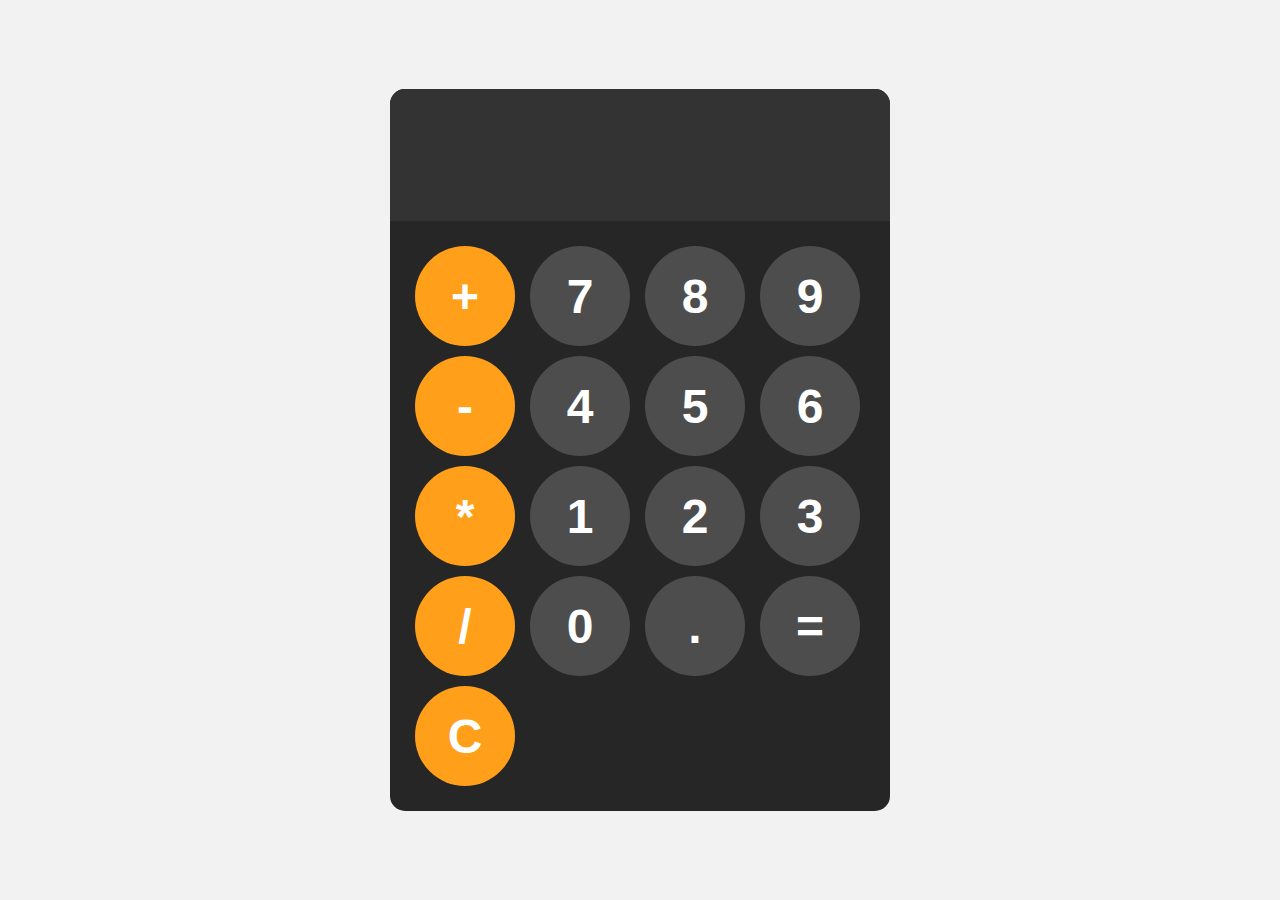
<file: Calculator/index.html>
<!DOCTYPE html>
<html lang="en">
<head>
    <meta charset="UTF-8">
    <meta name="viewport" content="width=device-width, initial-scale=1.0">
    <title>Calculator</title>
    <link rel="stylesheet" href="./style.css">
</head>
<body>
    <div id = "calculator">
        <input id="display" readonly>
        <div id="keys">
            <button onclick="appendToDisplay('+')" class="operator-btn">+</button>
            <button onclick="appendToDisplay('7')">7</button>
            <button onclick="appendToDisplay('8')">8</button>
            <button onclick="appendToDisplay('9')">9</button>
            <button onclick="appendToDisplay('-')" class="operator-btn">-</button>
            <button onclick="appendToDisplay('4')">4</button>
            <button onclick="appendToDisplay('5')">5</button>
            <button onclick="appendToDisplay('6')">6</button>
            <button onclick="appendToDisplay('*')" class="operator-btn">*</button>
            <button onclick="appendToDisplay('1')">1</button>
            <button onclick="appendToDisplay('2')">2</button>
            <button onclick="appendToDisplay('3')">3</button>
            <button onclick="appendToDisplay('/')" class="operator-btn">/</button>
            <button onclick="appendToDisplay('0')">0</button>
            <button onclick="appendToDisplay('.')">.</button>
            <button onclick="calculate()">=</button>
            <button onclick="clearDisplay()" class="operator-btn">C</button>
        </div>
    </div>  
    <script src="./index.js"></script>
</body>
</html>
</file>
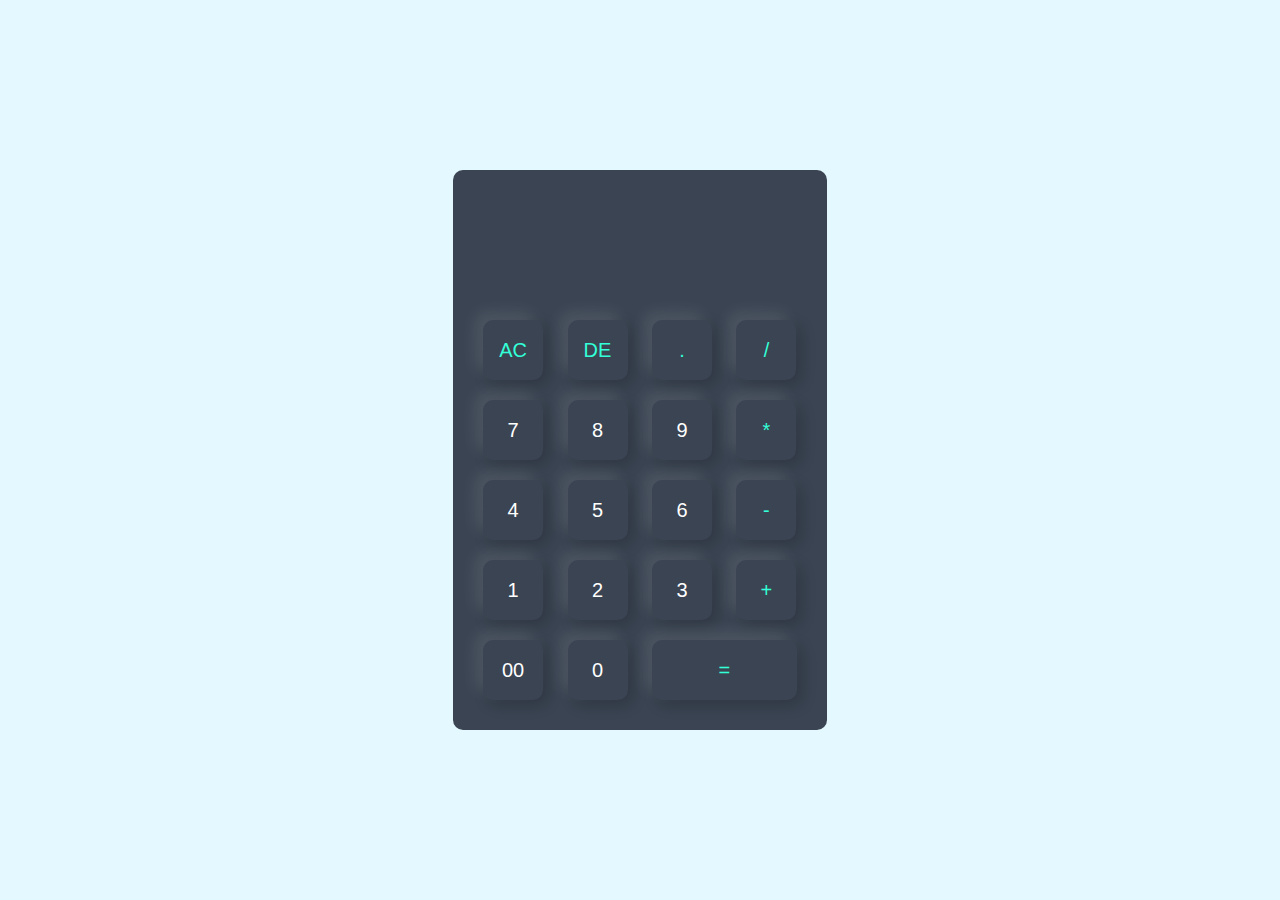
<file: Calculator2/index.html>
<!DOCTYPE html>
<html lang="en">
<head>
    <meta charset="UTF-8">
    <meta name="viewport" content="width=device-width, initial-scale=1.0">
    <title>Calculator</title>
    <link rel="stylesheet" href="style.css">
</head>
<body>
    <div class="container">
        <div class="calculator">
            <form>
                <div class="display">
                    <input type="text" name="display">
                </div>
                <div>
                    <input type="button" value="AC" onclick="display.value = '' " class="operator">
                    <input type="button" value="DE" onclick="display.value = display.value.toString().slice(0, -1)" class="operator">
                    <input type="button" value="." onclick="display.value += '.' " class="operator">
                    <input type="button" value="/" onclick="display.value += '/' " class="operator">
                </div>
                <div>
                    <input type="button" value="7" onclick="display.value += '7' ">
                    <input type="button" value="8" onclick="display.value += '8' ">
                    <input type="button" value="9" onclick="display.value += '9' ">
                    <input type="button" value="*" onclick="display.value += '*' " class="operator">
                </div>
                <div>
                    <input type="button" value="4" onclick="display.value += '4' ">
                    <input type="button" value="5" onclick="display.value += '5' ">
                    <input type="button" value="6" onclick="display.value += '6' ">
                    <input type="button" value="-" onclick="display.value += '-' " class="operator">
                </div>
                <div>
                    <input type="button" value="1" onclick="display.value += '1' ">
                    <input type="button" value="2" onclick="display.value += '2' ">
                    <input type="button" value="3" onclick="display.value += '3' ">
                    <input type="button" value="+" onclick="display.value += '+' " class="operator">
                </div>
                <div>
                    <input type="button" value="00" onclick="display.value += '00' ">
                    <input type="button" value="0" onclick="display.value += '0' ">
                    <input type="button" value="=" onclick="display.value = eval(display.value)" class="equal operator">
                </div>
            </form>
        </div>
    </div>
    
</body>
</html>
</file>
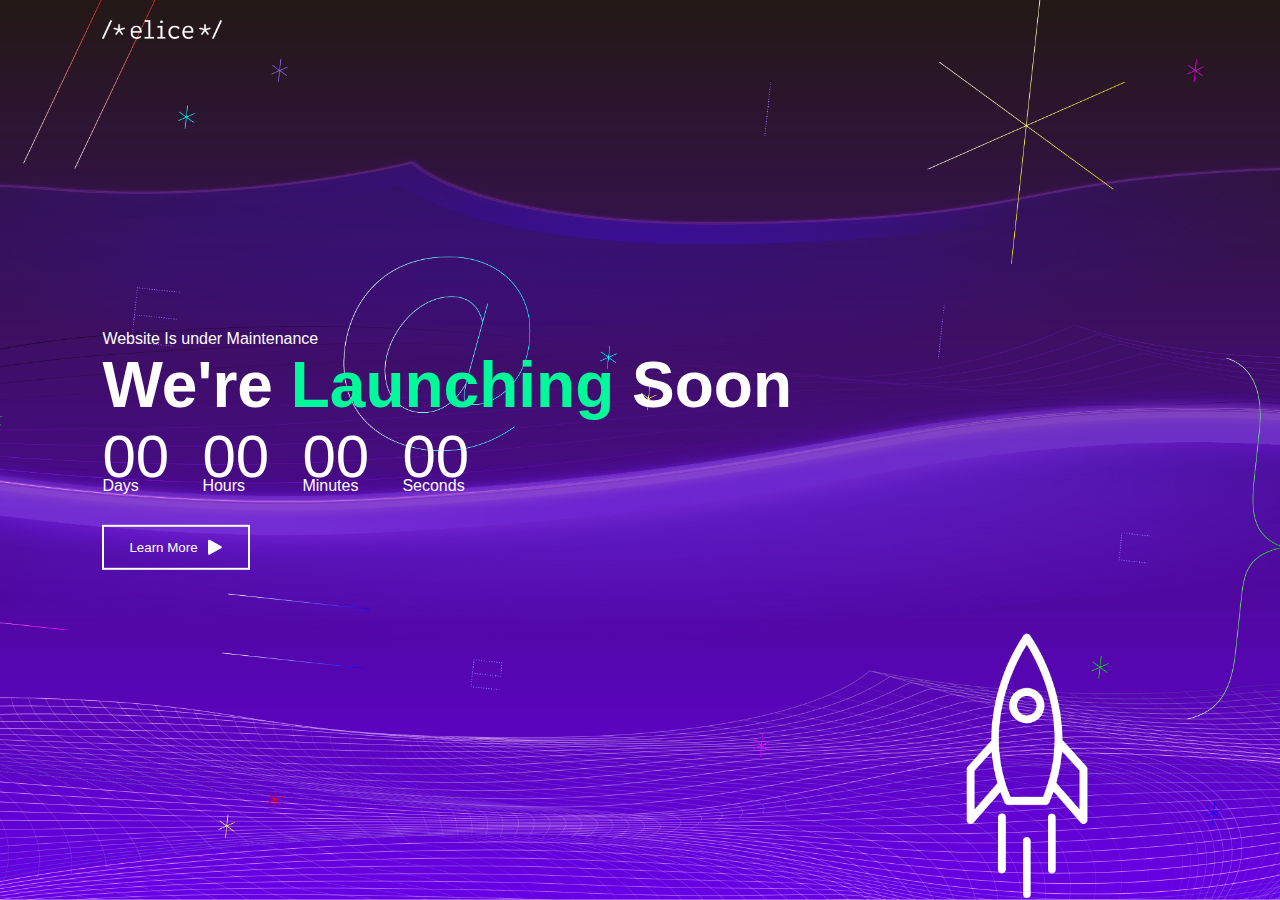
<file: Countdown/index.html>
<!DOCTYPE html>
<html lang="en">
<head>
    <meta charset="UTF-8">
    <meta name="viewport" content="width=device-width, initial-scale=1.0">
    <title>Coming Soon Page - Easy Tutorials</title>
    <link rel="stylesheet" href="style.css" type="text/css">
</head>
<body>
    <div class="container">
        <img src="./elice reverse@2x.png" class="logo"> 
        <div class="content">
            <p>Website Is under Maintenance</p>
            <h1>We're <span>Launching</span> Soon</h1>
            <div class="launch-time">
                <div>
                    <p id="days">00</p>
                    <span>Days</span>
                </div>
                <div>
                    <p id="hours">00</p>
                    <span>Hours</span>
                </div>
                <div>
                    <p id="minutes">00</p>
                    <span>Minutes</span>
                </div>
                <div>
                    <p id="seconds">00</p>
                    <span>Seconds</span>
                </div>
            </div>
            <button type="button">Learn More <img src="./triangle.png"></button>
        </div>
        <img src="./rocket.png" class="rocket">
    </div>
<script>
    let countDownDate = new Date("Apr 19, 2024 00:00:00").getTime();
    let x = setInterval(function(){
        let now = new Date().getTime();
        let distance = countDownDate - now;

        let days = Math.floor(distance / (1000 * 60 * 60 * 24));
        let hours = Math.floor((distance % (1000 * 60 * 60 * 24)) / (1000 * 60 * 60));
        let minutes = Math.floor((distance % (1000 * 60 * 60)) / (1000 * 60));
        let seconds = Math.floor((distance % (1000 * 60)) / 1000);

        document.getElementById("days").innerHTML = days;    
        document.getElementById("hours").innerHTML = hours;    
        document.getElementById("minutes").innerHTML = minutes;    
        document.getElementById("seconds").innerHTML = seconds;    
           
        if(distance < 0){
            clearInterval(x);
            document.getElementById("days").innerHTML = "00";    
            document.getElementById("hours").innerHTML = "00";    
            document.getElementById("minutes").innerHTML = "00";    
            document.getElementById("seconds").innerHTML = "00";    
        }

    },1000);

</script>
</body>
</html>
</file>
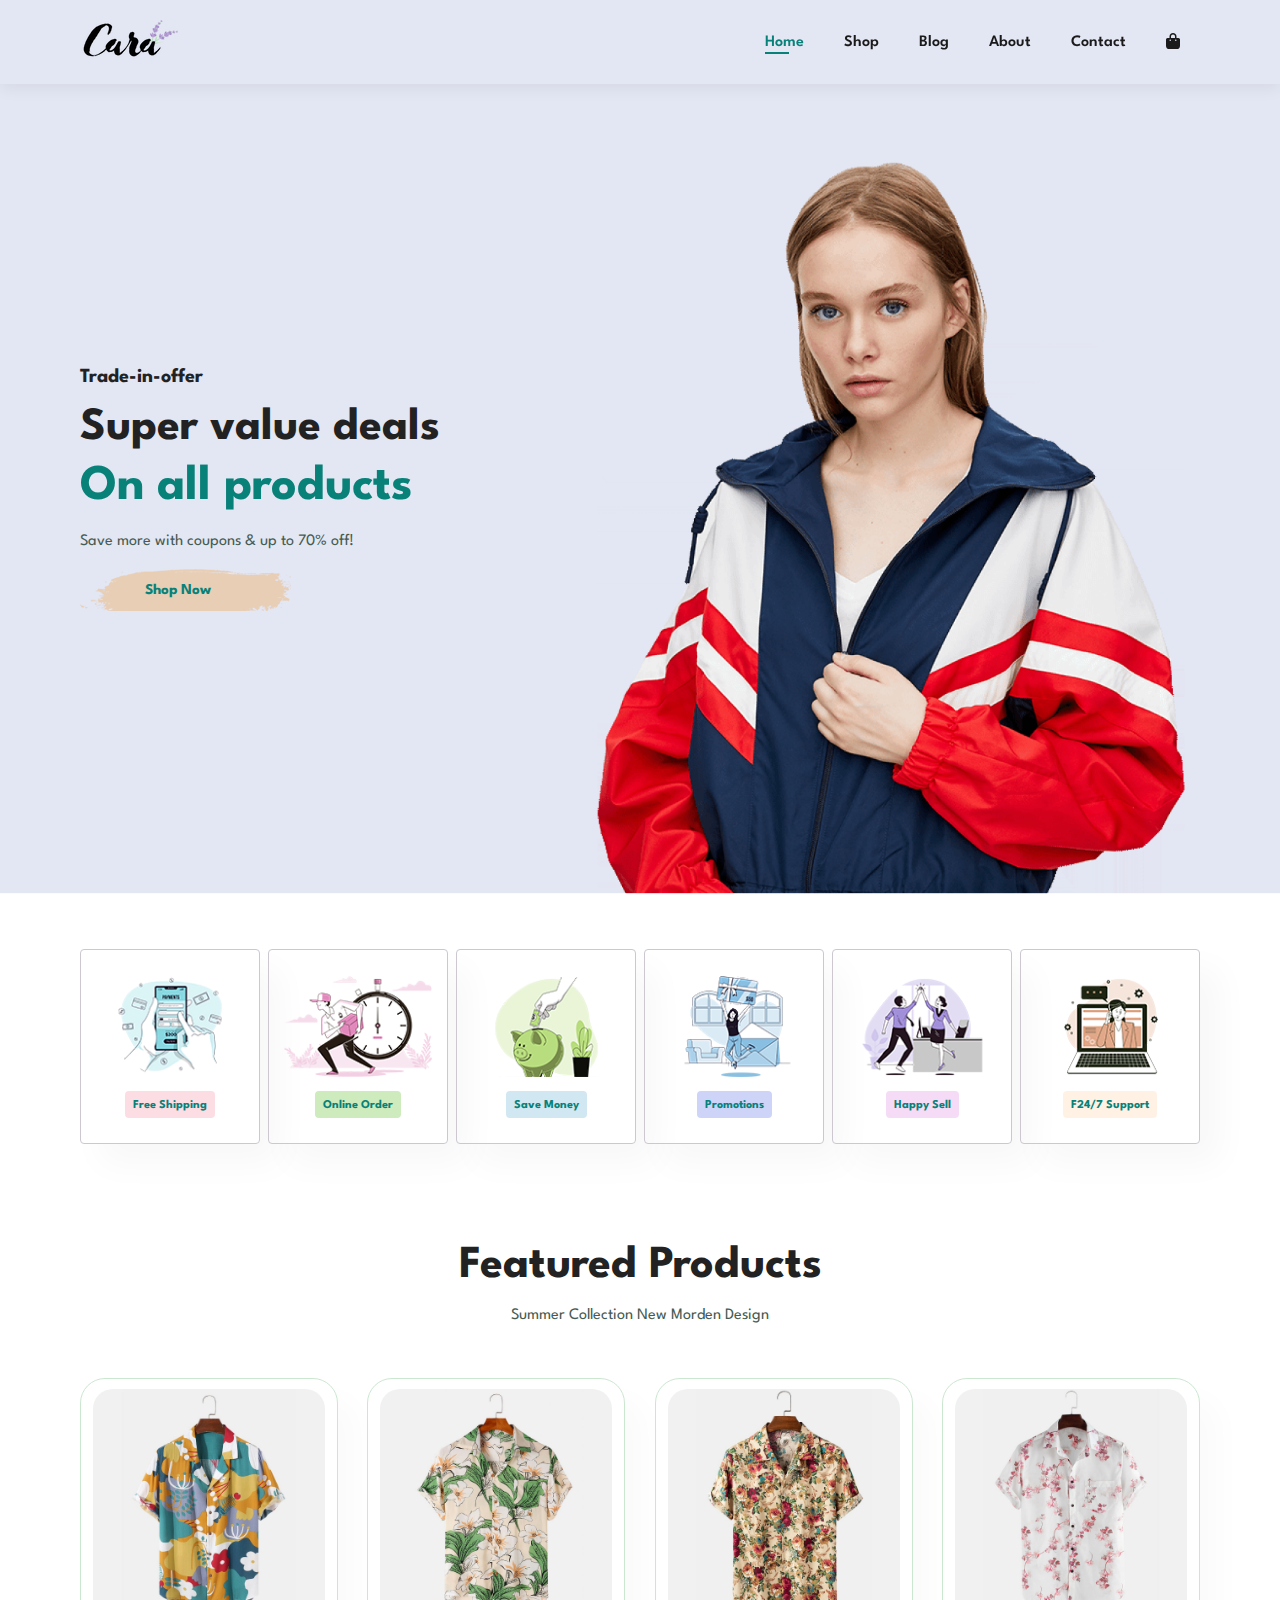
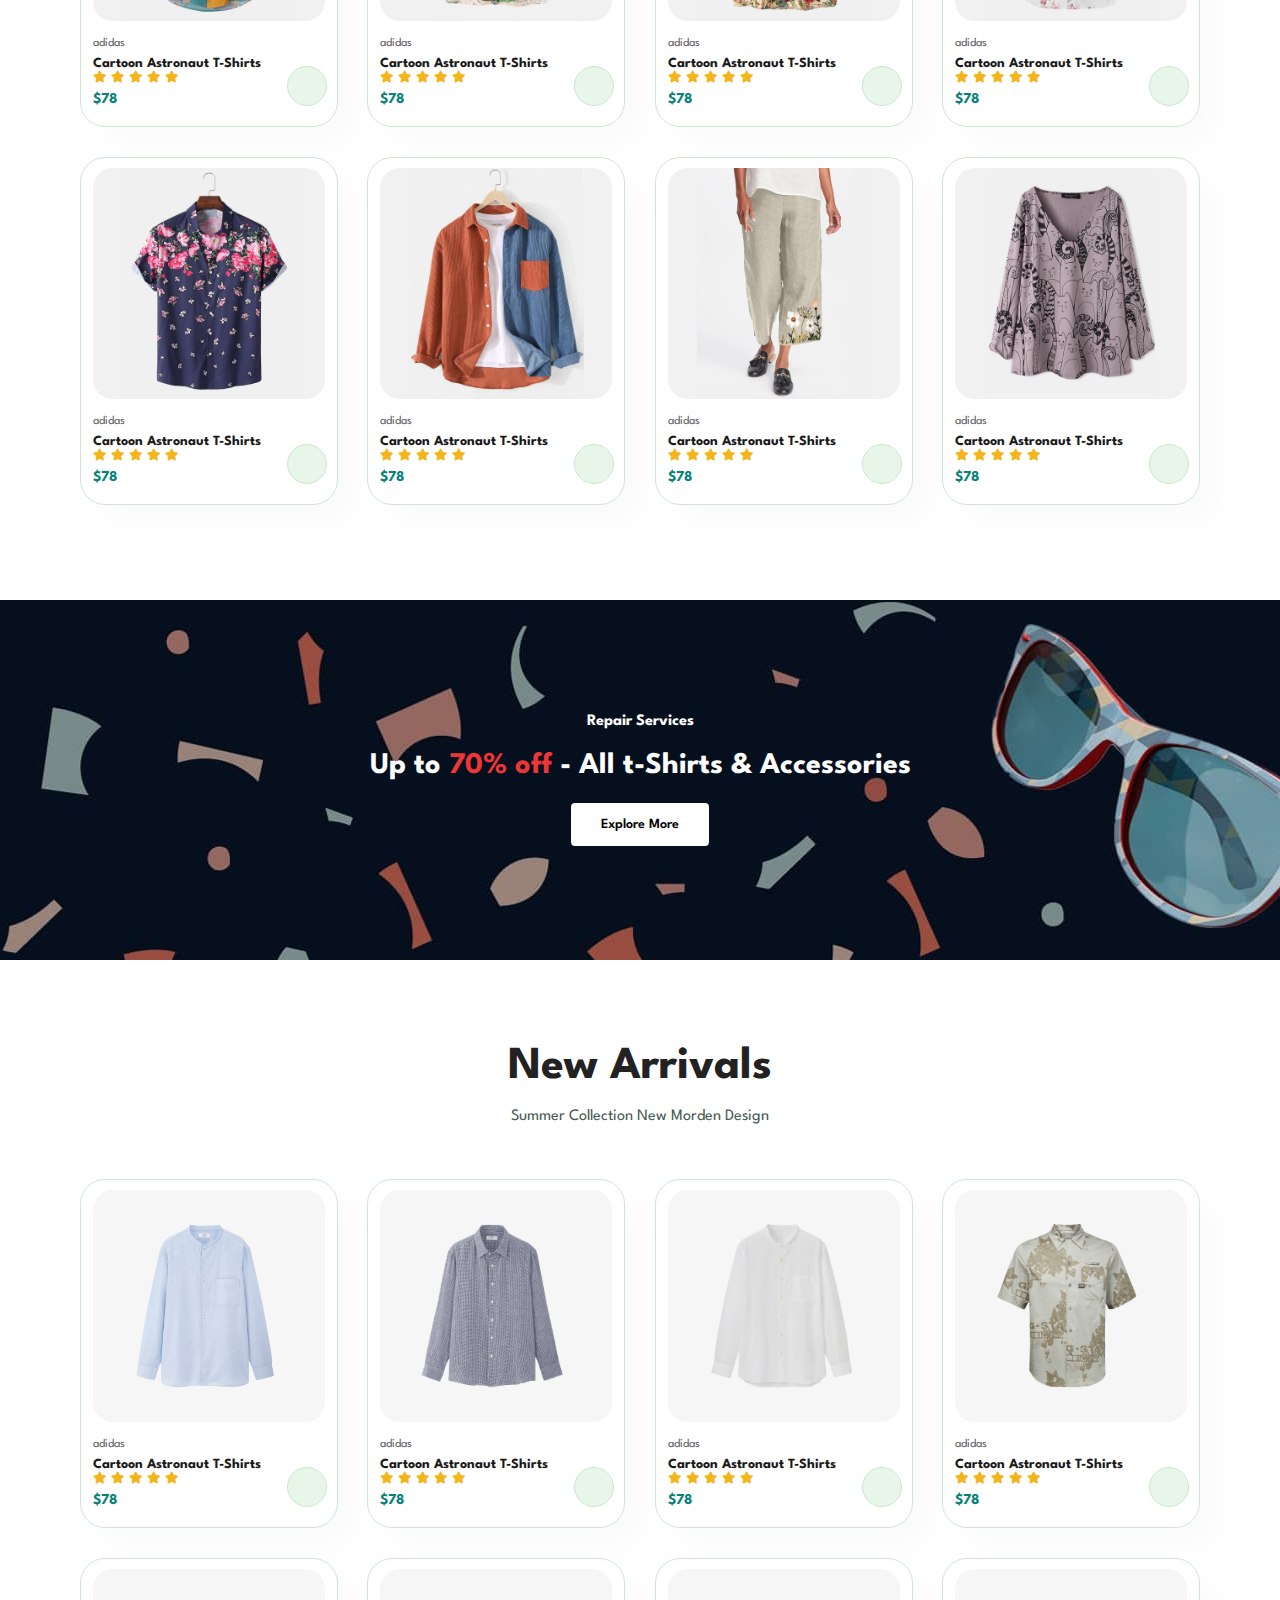
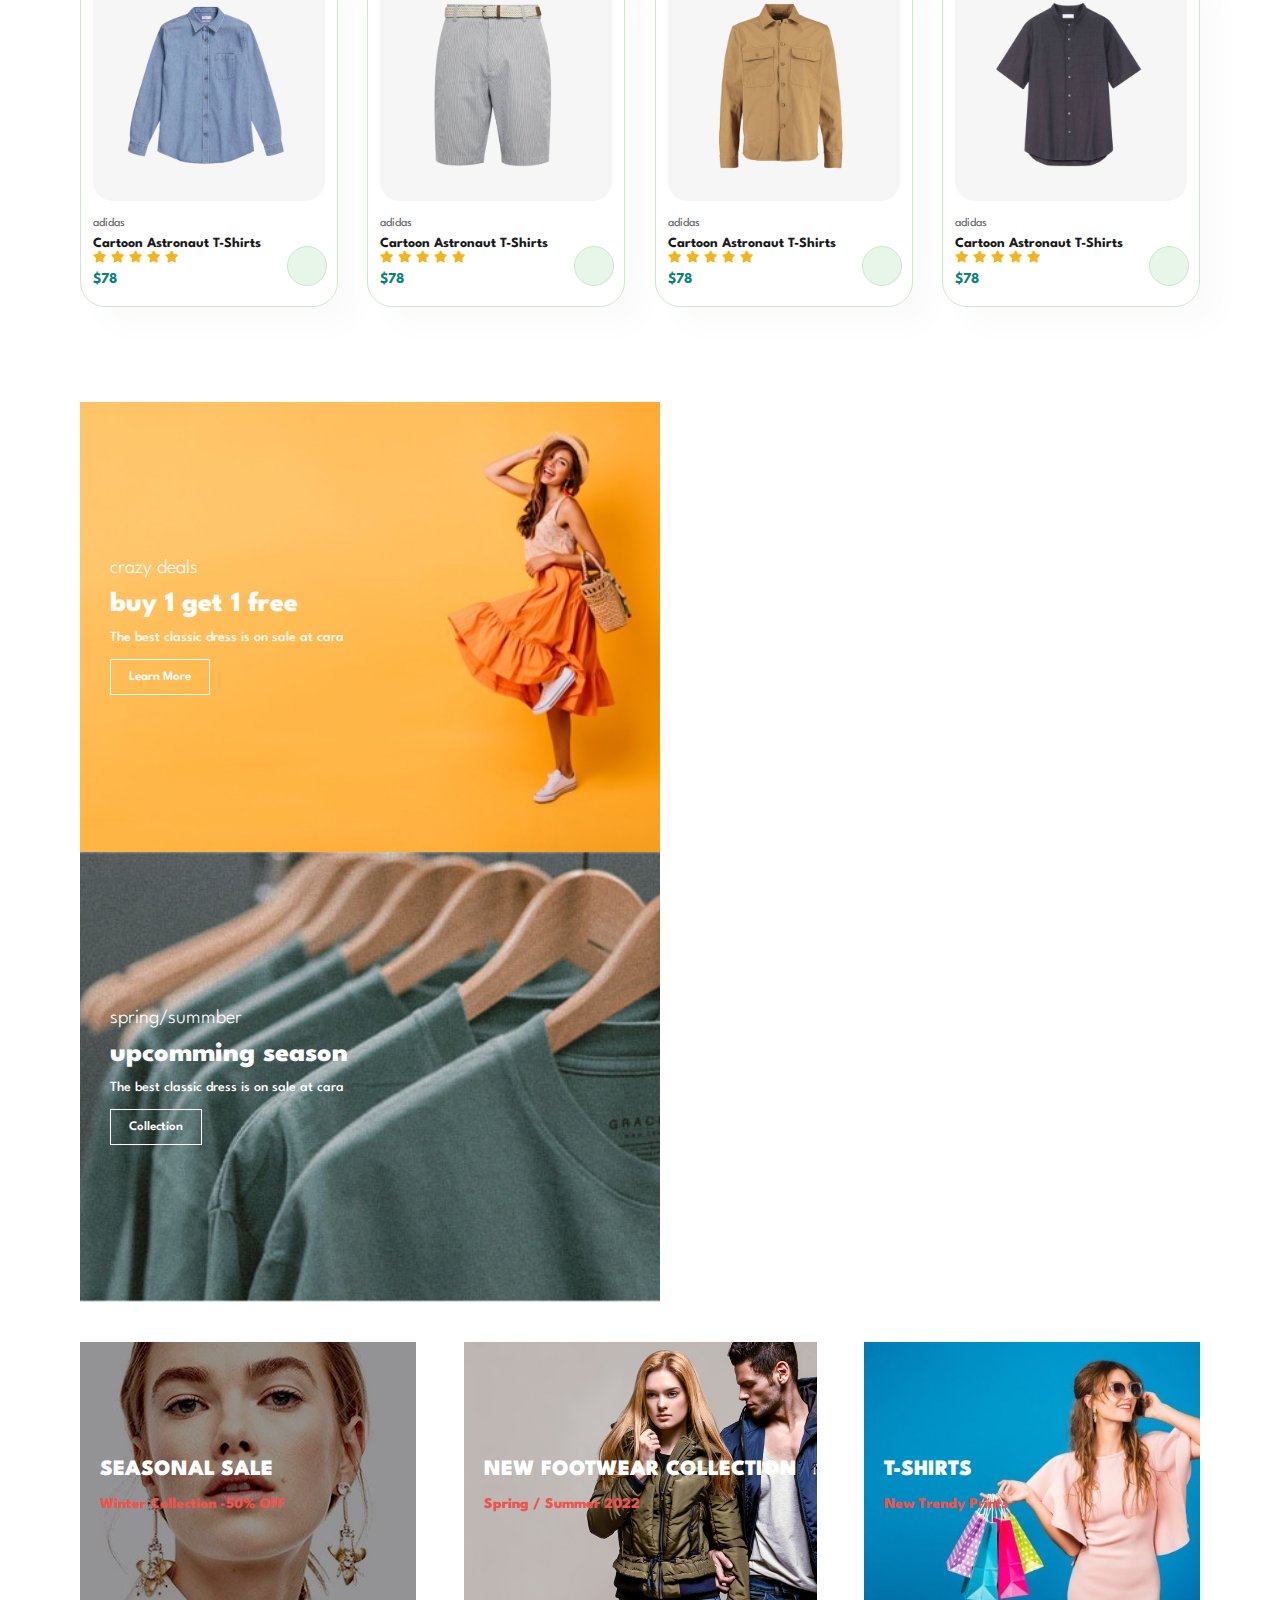
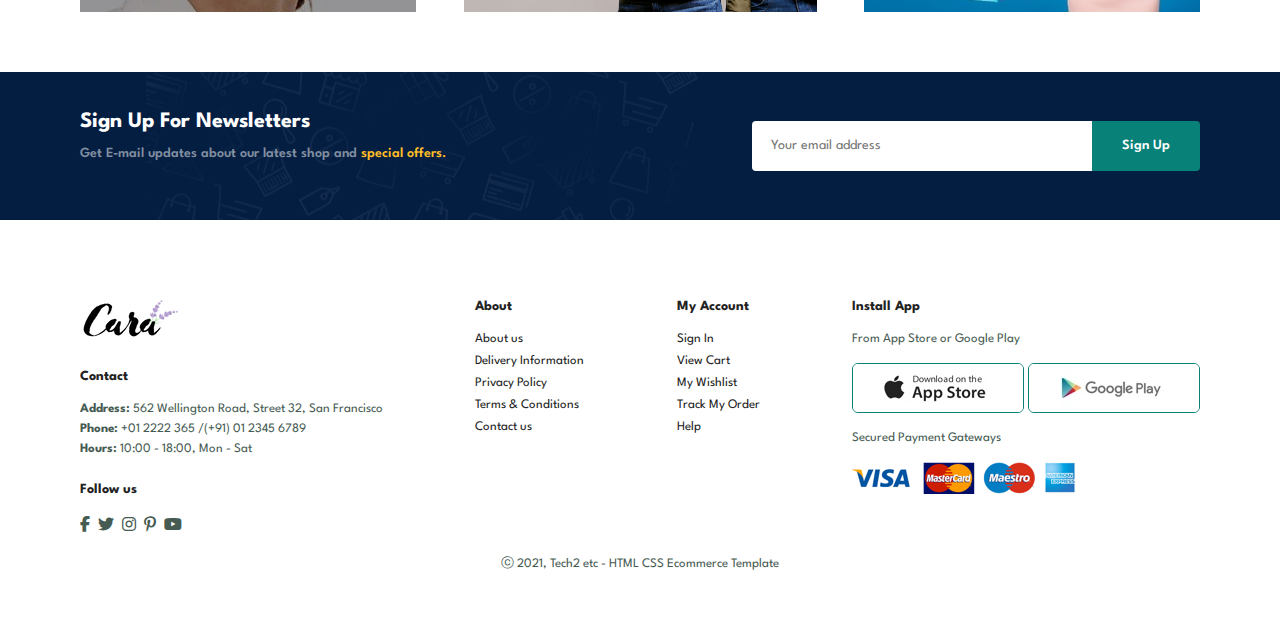
<file: EcommerceWebsite/index.html>
<!DOCTYPE html>
<html lang="en">

    <head>
        <meta charset="UTF-8">
        <meta http-equiv="X-UA-Compatible" content="IE=edge">
        <meta name="viewport" content="width=device-width, initial-scale=1.0">
        <title>Tech2etc Ecommerce Tutorial</title>
        <link rel="stylesheet" href="https://cdnjs.cloudflare.com/ajax/libs/font-awesome/6.5.1/css/all.min.css"/>        
        <link rel="stylesheet" href="style.css">
    </head>

    <body>
        <section id="header">
            <a href="#"><img src="img/logo.png" class="logo" alt=""></a>

            <div>
                <ul id="navbar">
                    <li><a class="active" href="index.html">Home</a></li>
                    <li><a href="shop.html">Shop</a></li>
                    <li><a href="blog.html">Blog</a></li>
                    <li><a href="about.html">About</a></li>
                    <li><a href="contact.html">Contact</a></li>
                    <li><a href="cart.html"><i class="fas fa-shopping-bag"></i></a></li>
                </ul>
            </div>
        </section>

        <section id="hero">
            <h4>Trade-in-offer</h4>
            <h2>Super value deals</h2>
            <h1>On all products</h1>
            <p>Save more with coupons & up to 70% off!</p>
            <button>Shop Now</button>
        </section>

        <section id="feature" class="section-p1">
            <div class="fe-box">
                <img src="img/features/f1.png" alt="">
                <h6>Free Shipping</h6>
            </div>
            <div class="fe-box">
                <img src="img/features/f2.png" alt="">
                <h6>Online Order</h6>
            </div>
            <div class="fe-box">
                <img src="img/features/f3.png" alt="">
                <h6>Save Money</h6>
            </div>
            <div class="fe-box">
                <img src="img/features/f4.png" alt="">
                <h6>Promotions</h6>
            </div>
            <div class="fe-box">
                <img src="img/features/f5.png" alt="">
                <h6>Happy Sell</h6>
            </div>
            <div class="fe-box">
                <img src="img/features/f6.png" alt="">
                <h6>F24/7 Support</h6>
            </div>
        </section>
        
        <section id="product1" class="section-p1">
            <h2>Featured Products</h2>
            <p>Summer Collection New Morden Design</p>
            <div class="pro-container">
                <div class="pro">
                    <img src="img/products/f1.jpg" alt="">
                    <div class="des">
                        <span>adidas</span>
                        <h5>Cartoon Astronaut T-Shirts</h5>
                        <div class="star">
                            <i class="fas fa-star"></i>
                            <i class="fas fa-star"></i>
                            <i class="fas fa-star"></i>
                            <i class="fas fa-star"></i>
                            <i class="fas fa-star"></i>
                        </div>
                        <h4>$78</h4>
                    </div>
                    <a href="#"><i class="fal fa-shopping-cart cart"></i></a>
                </div>
                <div class="pro">
                    <img src="img/products/f2.jpg" alt="">
                    <div class="des">
                        <span>adidas</span>
                        <h5>Cartoon Astronaut T-Shirts</h5>
                        <div class="star">
                            <i class="fas fa-star"></i>
                            <i class="fas fa-star"></i>
                            <i class="fas fa-star"></i>
                            <i class="fas fa-star"></i>
                            <i class="fas fa-star"></i>
                        </div>
                        <h4>$78</h4>
                    </div>
                    <a href="#"><i class="fal fa-shopping-cart cart"></i></a>
                </div>
                <div class="pro">
                    <img src="img/products/f3.jpg" alt="">
                    <div class="des">
                        <span>adidas</span>
                        <h5>Cartoon Astronaut T-Shirts</h5>
                        <div class="star">
                            <i class="fas fa-star"></i>
                            <i class="fas fa-star"></i>
                            <i class="fas fa-star"></i>
                            <i class="fas fa-star"></i>
                            <i class="fas fa-star"></i>
                        </div>
                        <h4>$78</h4>
                    </div>
                    <a href="#"><i class="fal fa-shopping-cart cart"></i></a>
                </div>
                <div class="pro">
                    <img src="img/products/f4.jpg" alt="">
                    <div class="des">
                        <span>adidas</span>
                        <h5>Cartoon Astronaut T-Shirts</h5>
                        <div class="star">
                            <i class="fas fa-star"></i>
                            <i class="fas fa-star"></i>
                            <i class="fas fa-star"></i>
                            <i class="fas fa-star"></i>
                            <i class="fas fa-star"></i>
                        </div>
                        <h4>$78</h4>
                    </div>
                    <a href="#"><i class="fal fa-shopping-cart cart"></i></a>
                </div>
                <div class="pro">
                    <img src="img/products/f5.jpg" alt="">
                    <div class="des">
                        <span>adidas</span>
                        <h5>Cartoon Astronaut T-Shirts</h5>
                        <div class="star">
                            <i class="fas fa-star"></i>
                            <i class="fas fa-star"></i>
                            <i class="fas fa-star"></i>
                            <i class="fas fa-star"></i>
                            <i class="fas fa-star"></i>
                        </div>
                        <h4>$78</h4>
                    </div>
                    <a href="#"><i class="fal fa-shopping-cart cart"></i></a>
                </div>
                <div class="pro">
                    <img src="img/products/f6.jpg" alt="">
                    <div class="des">
                        <span>adidas</span>
                        <h5>Cartoon Astronaut T-Shirts</h5>
                        <div class="star">
                            <i class="fas fa-star"></i>
                            <i class="fas fa-star"></i>
                            <i class="fas fa-star"></i>
                            <i class="fas fa-star"></i>
                            <i class="fas fa-star"></i>
                        </div>
                        <h4>$78</h4>
                    </div>
                    <a href="#"><i class="fal fa-shopping-cart cart"></i></a>
                </div>
                <div class="pro">
                    <img src="img/products/f7.jpg" alt="">
                    <div class="des">
                        <span>adidas</span>
                        <h5>Cartoon Astronaut T-Shirts</h5>
                        <div class="star">
                            <i class="fas fa-star"></i>
                            <i class="fas fa-star"></i>
                            <i class="fas fa-star"></i>
                            <i class="fas fa-star"></i>
                            <i class="fas fa-star"></i>
                        </div>
                        <h4>$78</h4>
                    </div>
                    <a href="#"><i class="fal fa-shopping-cart cart"></i></a>
                </div>
                <div class="pro">
                    <img src="img/products/f8.jpg" alt="">
                    <div class="des">
                        <span>adidas</span>
                        <h5>Cartoon Astronaut T-Shirts</h5>
                        <div class="star">
                            <i class="fas fa-star"></i>
                            <i class="fas fa-star"></i>
                            <i class="fas fa-star"></i>
                            <i class="fas fa-star"></i>
                            <i class="fas fa-star"></i>
                        </div>
                        <h4>$78</h4>
                    </div>
                    <a href="#"><i class="fal fa-shopping-cart cart"></i></a>
                </div>
            </div>
        </section>

        <section id="banner" class="section-m1">
            <h4>Repair Services</h4>
            <h2>Up to <span>70% off</span> - All t-Shirts & Accessories</h2>
            <button class="normal">Explore More</button>
        </section>

        <section id="product1" class="section-p1">
            <h2>New Arrivals</h2>
            <p>Summer Collection New Morden Design</p>
            <div class="pro-container">
                <div class="pro">
                    <img src="img/products/n1.jpg" alt="">
                    <div class="des">
                        <span>adidas</span>
                        <h5>Cartoon Astronaut T-Shirts</h5>
                        <div class="star">
                            <i class="fas fa-star"></i>
                            <i class="fas fa-star"></i>
                            <i class="fas fa-star"></i>
                            <i class="fas fa-star"></i>
                            <i class="fas fa-star"></i>
                        </div>
                        <h4>$78</h4>
                    </div>
                    <a href="#"><i class="fal fa-shopping-cart cart"></i></a>
                </div>
                <div class="pro">
                    <img src="img/products/n2.jpg" alt="">
                    <div class="des">
                        <span>adidas</span>
                        <h5>Cartoon Astronaut T-Shirts</h5>
                        <div class="star">
                            <i class="fas fa-star"></i>
                            <i class="fas fa-star"></i>
                            <i class="fas fa-star"></i>
                            <i class="fas fa-star"></i>
                            <i class="fas fa-star"></i>
                        </div>
                        <h4>$78</h4>
                    </div>
                    <a href="#"><i class="fal fa-shopping-cart cart"></i></a>
                </div>
                <div class="pro">
                    <img src="img/products/n3.jpg" alt="">
                    <div class="des">
                        <span>adidas</span>
                        <h5>Cartoon Astronaut T-Shirts</h5>
                        <div class="star">
                            <i class="fas fa-star"></i>
                            <i class="fas fa-star"></i>
                            <i class="fas fa-star"></i>
                            <i class="fas fa-star"></i>
                            <i class="fas fa-star"></i>
                        </div>
                        <h4>$78</h4>
                    </div>
                    <a href="#"><i class="fal fa-shopping-cart cart"></i></a>
                </div>
                <div class="pro">
                    <img src="img/products/n4.jpg" alt="">
                    <div class="des">
                        <span>adidas</span>
                        <h5>Cartoon Astronaut T-Shirts</h5>
                        <div class="star">
                            <i class="fas fa-star"></i>
                            <i class="fas fa-star"></i>
                            <i class="fas fa-star"></i>
                            <i class="fas fa-star"></i>
                            <i class="fas fa-star"></i>
                        </div>
                        <h4>$78</h4>
                    </div>
                    <a href="#"><i class="fal fa-shopping-cart cart"></i></a>
                </div>
                <div class="pro">
                    <img src="img/products/n5.jpg" alt="">
                    <div class="des">
                        <span>adidas</span>
                        <h5>Cartoon Astronaut T-Shirts</h5>
                        <div class="star">
                            <i class="fas fa-star"></i>
                            <i class="fas fa-star"></i>
                            <i class="fas fa-star"></i>
                            <i class="fas fa-star"></i>
                            <i class="fas fa-star"></i>
                        </div>
                        <h4>$78</h4>
                    </div>
                    <a href="#"><i class="fal fa-shopping-cart cart"></i></a>
                </div>
                <div class="pro">
                    <img src="img/products/n6.jpg" alt="">
                    <div class="des">
                        <span>adidas</span>
                        <h5>Cartoon Astronaut T-Shirts</h5>
                        <div class="star">
                            <i class="fas fa-star"></i>
                            <i class="fas fa-star"></i>
                            <i class="fas fa-star"></i>
                            <i class="fas fa-star"></i>
                            <i class="fas fa-star"></i>
                        </div>
                        <h4>$78</h4>
                    </div>
                    <a href="#"><i class="fal fa-shopping-cart cart"></i></a>
                </div>
                <div class="pro">
                    <img src="img/products/n7.jpg" alt="">
                    <div class="des">
                        <span>adidas</span>
                        <h5>Cartoon Astronaut T-Shirts</h5>
                        <div class="star">
                            <i class="fas fa-star"></i>
                            <i class="fas fa-star"></i>
                            <i class="fas fa-star"></i>
                            <i class="fas fa-star"></i>
                            <i class="fas fa-star"></i>
                        </div>
                        <h4>$78</h4>
                    </div>
                    <a href="#"><i class="fal fa-shopping-cart cart"></i></a>
                </div>
                <div class="pro">
                    <img src="img/products/n8.jpg" alt="">
                    <div class="des">
                        <span>adidas</span>
                        <h5>Cartoon Astronaut T-Shirts</h5>
                        <div class="star">
                            <i class="fas fa-star"></i>
                            <i class="fas fa-star"></i>
                            <i class="fas fa-star"></i>
                            <i class="fas fa-star"></i>
                            <i class="fas fa-star"></i>
                        </div>
                        <h4>$78</h4>
                    </div>
                    <a href="#"><i class="fal fa-shopping-cart cart"></i></a>
                </div>
            </div>
        </section>

        <section id="sm-banner" class="section-p1">
            <div class="banner-box">
                <h4>crazy deals</h4>
                <h2>buy 1 get 1 free</h2>
                <span>The best classic dress is on sale at cara</span>
                <button class="white">Learn More</button>
            </div>
            <div class="banner-box banner-box2">
                <h4>spring/summber</h4>
                <h2>upcomming season</h2>
                <span>The best classic dress is on sale at cara</span>
                <button class="white">Collection</button>
            </div>
        </section>

        <section id="banner3">
            <div class="banner-box">
                <h2>SEASONAL SALE</h2>
                <h3>Winter Collection -50% OFF</h3>
            </div>
            <div class="banner-box banner-box2">
                <h2>NEW FOOTWEAR COLLECTION</h2>
                <h3>Spring / Summer 2022</h3>
            </div>
            <div class="banner-box banner-box3">
                <h2>T-SHIRTS</h2>
                <h3>New Trendy Prints</h3>
            </div>
        </section>

        <section id="newsletter" class="section-p1 section-m1">
            <div class="newstext">
                <h4>Sign Up For Newsletters</h4>
                <p>Get E-mail updates about our latest shop and <span>special offers.</span>
                </p>
            </div>
            <div class="form">
                <input type="text" placeholder="Your email address">
                <button class="normal">Sign Up</button>
            </div>
        </section>

        <footer class="section-p1">
            <div class="col">
                <img class="logo" src="img/logo.png" alt="">
                <h4>Contact</h4>
                <p><strong>Address:</strong> 562 Wellington Road, Street 32, San Francisco</p>
                <p><strong>Phone:</strong> +01 2222 365 /(+91) 01 2345 6789</p>
                <p><strong>Hours:</strong> 10:00 - 18:00, Mon - Sat</p>
                <div class="follow">
                    <h4>Follow us</h4>
                    <div class="icon">
                        <i class="fab fa-facebook-f"></i>
                        <i class="fab fa-twitter"></i> 
                        <i class="fab fa-instagram"></i> 
                        <i class="fab fa-pinterest-p"></i> 
                        <i class="fab fa-youtube"></i>
                    </div>
                </div>
            </div>
            <div class="col">
                <h4>About</h4>
                <a href="#">About us</a>
                <a href="#">Delivery Information</a>
                <a href="#">Privacy Policy</a>
                <a href="#">Terms & Conditions</a>
                <a href="#">Contact us</a>
            </div>

            <div class="col">
                <h4>My Account</h4>
                <a href="#">Sign In</a>
                <a href="#">View Cart</a>
                <a href="#">My Wishlist</a>
                <a href="#">Track My Order</a>
                <a href="#">Help</a>
            </div>

            <div class="col install">
                <h4>Install App</h4>
                <p>From App Store or Google Play</p>
                <div class="row">
                    <img src="img/pay/app.jpg" alt="">
                    <img src="img/pay/play.jpg" alt="">
                </div>
                <p>Secured Payment Gateways</p>
                <img src="img/pay/pay.png" alt="">
            </div>

            <div class="copyright">
                <p>ⓒ 2021, Tech2 etc - HTML CSS Ecommerce Template</p>
            </div>
        </footer>

        <script src="script.js"></script>
    </body>

</html>
</file>
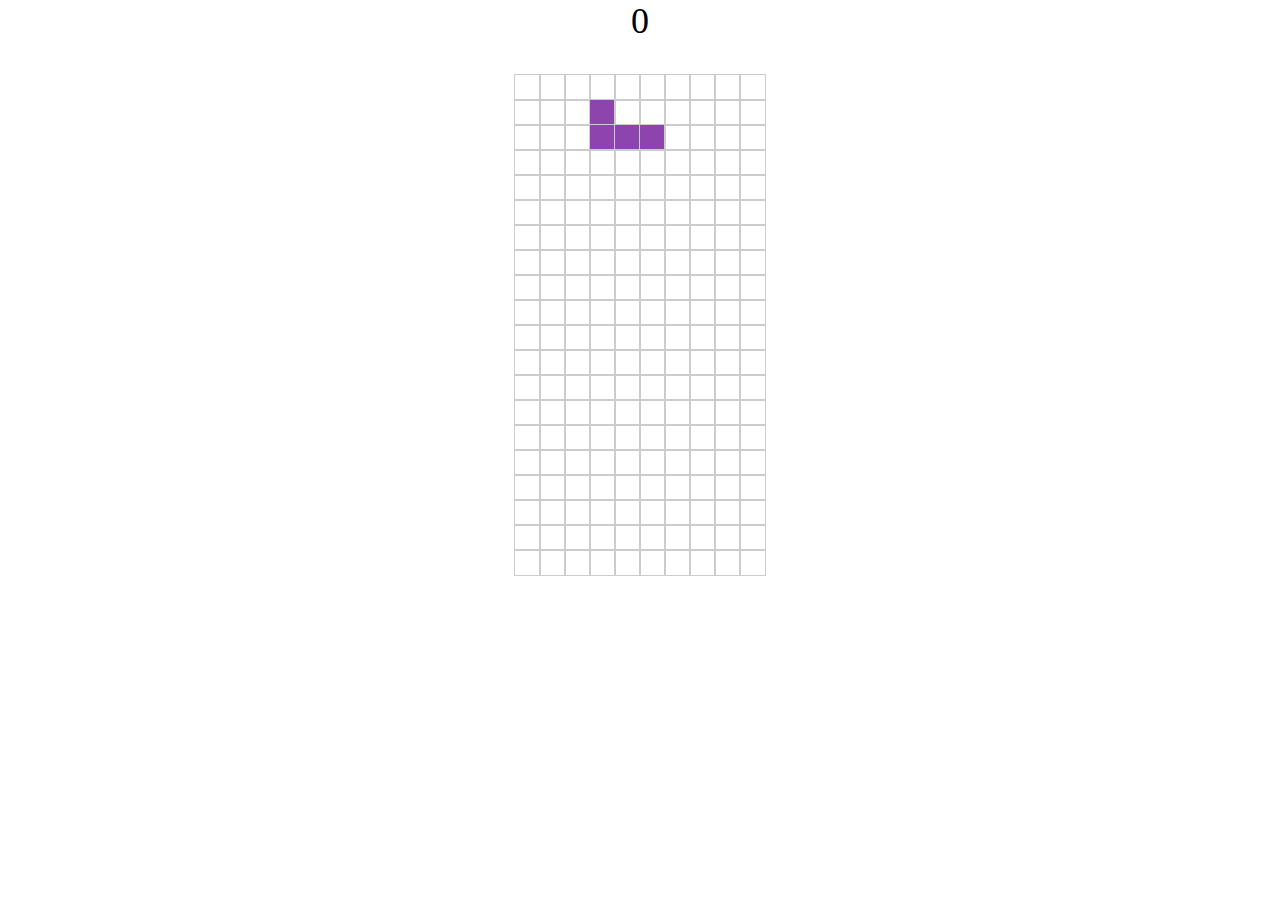
<file: Tetris/index.html>
<!DOCTYPE html>
<html lang="en">
<head>
    <meta charset="UTF-8">
    <meta name="viewport" content="width=device-width, initial-scale=1.0">
    <title>테트리스</title>
    <link rel="stylesheet" href="css/style.css">
</head>
<body>
    <div class="wrapper">
        <div class="game-text">
            <span>GAME OVER</span>
            <button>RETRY</button>
        </div>
        <div class="score">0</div>
        <div class="playground">
            <ul></ul>
        </div>
    </div>
    <script src="js/tetris.js" type="module"></script>
</body>
</html>
</file>
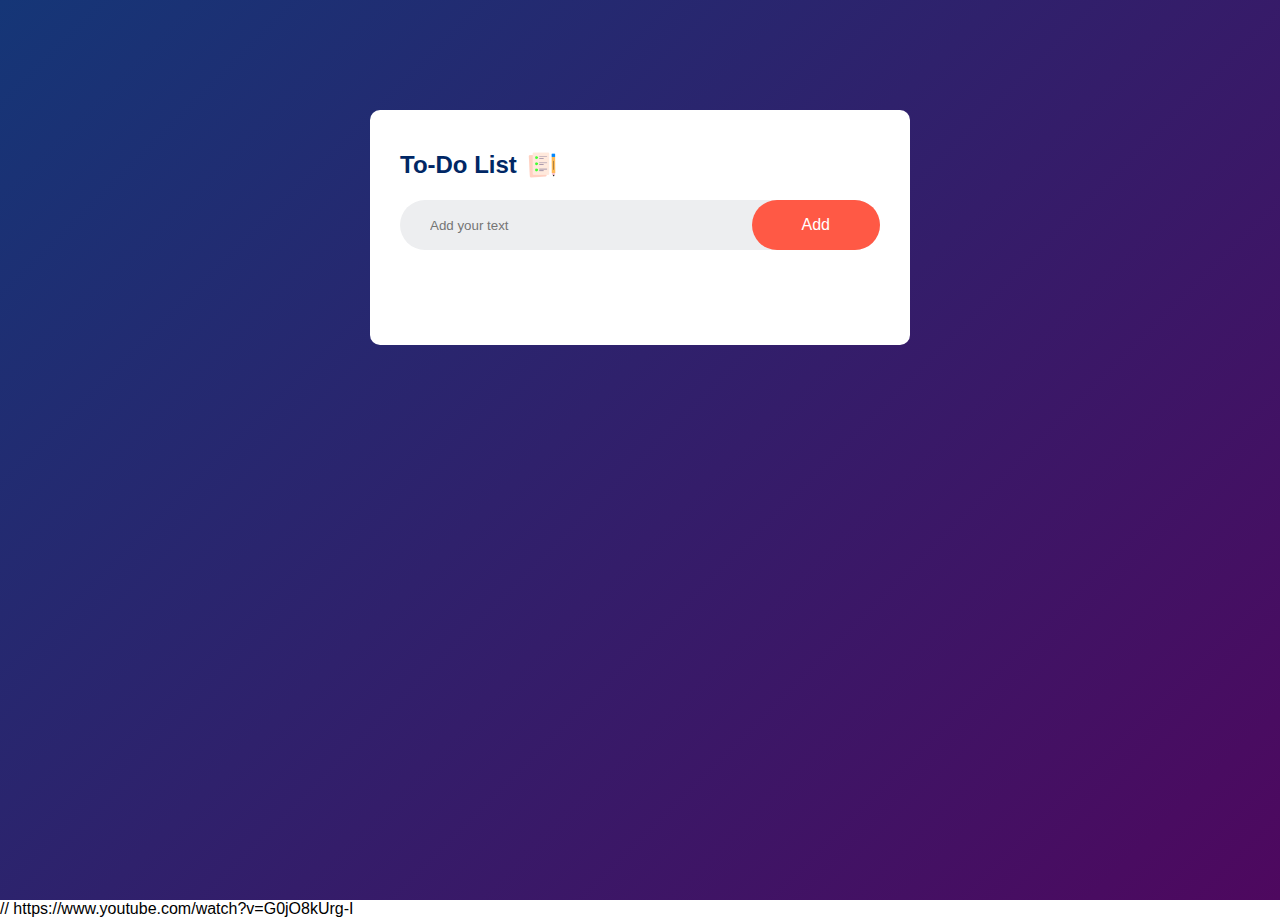
<file: Todolist/index.html>
<!DOCTYPE html>
<html lang="en">
<head>
    <meta name="viewport" content="width=device-width, initial-scale=1.0">
    <title>To-Do List</title>
    <link rel="stylesheet" href="./style.css">
</head>
<body>
    <div class="container" >
        <div class="todo-app">
            <h2>To-Do List <img src="./icon.png"></h2>
            <div class="row">
                <input type="text" id="input-box" placeholder="Add your text">
                <button onclick="addTask()">Add</button>
            </div>
        <ul id="list-container">
            <!-- <li class="checked">Task 1</li>
            <li>Task 2</li>
            <li>Task 3</li> -->
        </ul>    
        </div>
    </div>
    <script src="./script.js"></script>
    
</body>
</html>

// https://www.youtube.com/watch?v=G0jO8kUrg-I
</file>
<file: Calculator/style.css>
body{
    margin: 0;
    display: flex;
    justify-content: center;
    align-items: center;
    height: 100vh;
    background-color: hsl(0, 0%, 95%);

}

#calculator{
    font-family: Arial, sans-serif;
    background-color: hsl(0, 0%, 15%);
    border-radius: 15px;
    max-width: 500px;
    overflow: hidden;
}

#display{
    width: 100%;
    padding: 20px;
    font-size: 5rem;
    text-align: left;
    border: none;
    background-color: hsl(0, 0%, 20%);
    color: white;
}

#keys{
    display: grid;
    grid-template-columns: repeat(4, 1fr);
    gap: 10px;
    padding: 25px;
}

button {
    width: 100px;
    height: 100px;
    border-radius: 50px;
    border: none;
    background-color: hsl(0, 0%, 30%);
    color: white;
    font-size: 3rem;
    font-weight: bold;
    cursor: pointer;
}

button:hover{
    background-color: hsl(0, 0%, 40%);
}

button:active{
    background-color: hsl(0, 0%, 50%);
}

.operator-btn {
    background-color: hsl(35, 100%, 55%);
}

.operator-btn:hover{
    background-color: hsl(35, 100%, 65%);
}

.operator-btn:active{
    background-color: hsl(35, 100%, 75%);
}
</file>
<file: Calculator2/style.css>
*{
    margin: 0;
    padding: 0;
    font-family: 'Poppins', sans-serif;
    box-sizing: border-box;
}

.container{
    width: 100%;
    height: 100vh;
    background: #e3F9FF;
    display: flex;
    align-items: center;
    justify-content: center;
}

.calculator{
    background: #3a4452;
    padding: 20px;
    border-radius: 10px;
}

.calculator form input {
    border: 0;
    outline: 0;
    width: 60px;
    height: 60px;
    border-radius: 10px;
    box-shadow: -8px -8px 15px rgba(255, 255, 255, 0.1), 5px 5px 15px rgba(0, 0, 0, 0.2) ;
    background: transparent;
    font-size: 20px;
    color: #fff;
    cursor: pointer;
    margin: 10px;

}

form .display{
    display: flex;
    justify-content: flex-end;
    margin: 20px 0;
}

form .display input{
    text-align: right;
    flex: 1;
    font-size: 45px;
    box-shadow: none;
}

form input.equal{
    width: 145px;
}

form input.operator {
    color: #33ffd8;
}
</file>
<file: Countdown/style.css>
* {
   margin: 0;
   padding: 0;
   font-family: 'poppins', sans-serif; 
   box-sizing: border-box;
}

.container{
    width: 100vw;
    height: 100vh;
    background-image: url(./background.jpeg);
    background-position: center;
    background-size: cover;
    padding: 0 8%;
    position: relative;
}

.logo{
    width: 120px;
    padding: 20px 0;
    cursor: pointer;
}

.content{
    top: 50%;
    position: absolute;
    transform: translateY(-50%);
    color: #fff;
}

.content h1{
    font-size: 64px;
    font-weight: 600;
}

.content h1 span {
    color: mediumspringgreen;
}

.content button {
    background: transparent;
    border: 2px solid #fff;
    outline: none;
    padding: 12px 25px;
    color: #fff;
    display: flex;
    align-items: center;
    margin-top: 30px;
    cursor: pointer;
}

.content button img{
    width: 15px;
    margin-left: 10px;
}

.launch-time {
    display: flex;
}

.launch-time div {
    flex-basis: 100px;
}

.launch-time div p {
    font-size: 60px;
    margin-bottom: -14px;   
}

.rocket{
    width: 250px;
    position: absolute;
    right: 10%;
    bottom: 0;
    animation: rocket 4s linear infinite;
}

@keyframes rocket{
    0%{
        bottom: 0;
        opacity: 0;
    }
    100%{
        bottom: 105%;
        opacity: 1;
    }
}
</file>
<file: EcommerceWebsite/style.css>
@import url("https://fonts.googleapis.com/css2?family=Spartan:wght@100;200;300;400;500;600;700;800;900&display=swap");
* {
  margin: 0;
  padding: 0;
  box-sizing: border-box;
  font-family: "Spartan", sans-serif;
}

h1 {
  font-size: 50px;
  line-height: 64px;
  color: #222;
}

h2 {
  font-size: 46px;
  line-height: 54px;
  color: #222;
}

h4 {
  font-size: 20px;
  color: #222;
}

h6 {
  font-weight: 700;
  font-size: 12px;
}

p {
  font-size: 16px;
  color: #465b52;
  margin: 15px 0 20px 0;
}

.section-p1 {
  padding: 40px 80px;
}

.section-m1 {
  margin: 40px 0;
}

button.normal {
  font-size: 14px;
  font-weight: 600;
  padding: 15px 30px;
  color: #000;
  background-color: #fff;
  border-radius: 4px;
  cursor: pointer;
  border: none;
  outline: none;
  transition: 0.2s;
}

button.white {
  font-size: 13px;
  font-weight: 600;
  padding: 11px 18px;
  color: #fff;
  background-color: transparent;
  cursor: pointer;
  border: 1px solid white;
  outline: none;
  transition: 0.2s;
}

body {
  width: 100%;
}

/* Header Start */
#header {
  display: flex;
  align-items: center;
  justify-content: space-between;
  padding: 20px 80px;
  background: #E3E6F3;
  box-shadow: 0 5px 15px rgba(0, 0, 0, 0.06);
  z-index: 999;
  position: sticky;
  top: 0;
  left: 0;
}

#navbar {
  display: flex;
  align-items: center;
  justify-content: center;
}

#navbar li {
  list-style: none;
  padding: 0 20px;
  position: relative;
}

#navbar li a {
  text-decoration: none;
  font-size: 16px;
  font-weight: 600;
  color: #1a1a1a;
  transition: 0.3s ease;
}

#navbar li a:hover,
#navbar li a.active {
  color: #088178;
}

#navbar li a.active::after,
#navbar li a:hover::after {
  content: "";
  width: 30%;
  height: 2px;
  background: #088178;
  position: absolute;
  bottom : -4px;
  left: 20px;
  
}

/* Home page */
#hero{
  background-image: url("img/hero4.png");
  height: 90vh;
  width: 100%;
  background-size: cover;
  background-position: top 25% right 0;
  padding: 0 80px;
  display: flex;
  flex-direction: column;
  align-items: flex-start;
  justify-content: center;
}

#hero h4{
  padding-bottom: 15px;
}

#hero h1{
  color: #088178;
}

#hero button{
  background-image: url("img/button.png");
  background-color: transparent;
  color: #088178;
  border: 0;
  padding: 14px 80px 14px 65px;
  background-repeat: no-repeat;
  cursor: pointer;
  font-weight: 700;
  font-size: 15px;
}

#feature{
  display: flex;
  align-items: center;
  justify-content: space-between;
  flex-wrap: wrap;
}

#feature .fe-box{
  width: 180px;
  text-align: center;
  padding: 25px 15px;
  box-shadow: 20px 20px 34px rgba(0, 0, 0, 0.03);
  border: 1px solid #ccc7d0;
  border-radius: 4px;
  margin: 15px 0;
}

#feature .fe-box:hover{
  box-shadow: 10px 10px 54px rgba(70, 62, 221, 0.1);
}

#feature .fe-box img{
  width: 100%;
  margin-bottom: 10px;
}

#feature .fe-box h6{
  display: inline-block;
  padding: 9px 8px 6px 8px;
  line-height: 1;
  border-radius: 4px;
  color: #088178;
  background-color: #fddde4;
}

#feature .fe-box:nth-child(2) h6{
  background-color: #cdebbc;
}

#feature .fe-box:nth-child(3) h6{
  background-color: #d1e8f2;
}

#feature .fe-box:nth-child(4) h6{
  background-color: #cdd4f8;
}

#feature .fe-box:nth-child(5) h6{
  background-color: #f6dbf6;
}

#feature .fe-box:nth-child(6) h6{
  background-color: #fff2e5;
}

#product1 {
  text-align: center;
}

#product1 .pro-container{
  display: flex;
  justify-content: space-between;
  padding-top: 20px;
  flex-wrap: wrap;
}

#product1 .pro{
  width: 23%;
  min-width: 250px;
  padding: 10px 12px;
  border: 1px solid #cce7d0;
  border-radius: 25px;
  cursor: pointer;
  box-shadow: 20px 20px 30px rgba(0, 0, 0, 0.02);
  margin: 15px 0;
  transition: 0.2s ease;
  position: relative;
}

#product1 .pro:hover{
  box-shadow: 20px 20px 30px rgba(0, 0, 0, 0.06);
}

#product1 .pro img{
  width: 100%;
  border-radius: 20px;
}

#product1 .pro .des{
  text-align: start;
  padding: 10px 0;
}

#product1 .pro .des span{
  color: #606063;
  font-size: 12px;
}

#product1 .pro .des h5{
  padding-top: 7px;
  color: #1a1a1a;
  font-size: 14px;
}

#product1 .pro .des i{
  font-size: 12px;
  color: rgb(243, 181, 25);
}

#product1 .pro .des h4{
  padding-top: 7px;
  font-size: 15px;
  font-weight: 700;
  color: #088178;
}

#product1 .pro .cart{
  width: 40px;
  height: 40px;
  line-height: 40px;
  border-radius: 50px;
  background-color: #e8f6ea;
  font-weight: 500;
  color: #088178;
  border: 1px solid #cce7d0;
  position: absolute;
  bottom: 20px;
  right: 10px;
  
}

#banner {
  display: flex;
  flex-direction: column;
  justify-content: center;
  align-items: center;
  text-align: center;
  background-image: url("img/banner/b2.jpg");
  width: 100%;
  height: 40vh;
  background-size: cover;
  background-position: center;
}

#banner h4 {
  color: #fff;
  font-size: 16px;
}

#banner h2 {
  color: #fff;
  font-size: 30px;
  padding: 10px 0;
}

#banner h2 span{
  color: #ef3636;
}

#banner button:hover{
  background-color: #088178;
  color: #fff;
}

#sm-banner {
  display: flex;
  justify-content: space-between;
  flex-wrap: wrap;
}

#sm-banner .banner-box{
  display: flex;
  flex-direction: column;
  justify-content: center;
  align-items: flex-start;
  background-image: url("img/banner/b17.jpg");
  min-width: 580px;
  height: 50vh;
  background-size: cover;
  background-position: center;
  padding: 30px;
}

#sm-banner .banner-box2{
  background-image: url("img/banner/b10.jpg");
}

#sm-banner h4{
  color: #fff;
  font-size: 20px;
  font-weight: 300;
}

#sm-banner h2{
  color: #fff;
  font-size: 28px;
  font-weight: 800;
}

#sm-banner span{
  color: #fff;
  font-size: 14px;
  font-weight: 500;
  padding-bottom: 15px;
}

#sm-banner .banner-box:hover button{
  background: #088178;
  border: 1px solid #088178;
}

#banner3{
  display: flex;
  justify-content: space-between;
  flex-wrap: wrap;
  padding: 0 80px;
}

#banner3 .banner-box {
  display: flex;
  flex-direction: column;
  justify-content: center;
  align-items: flex-start;
  background-image: url("img/banner/b7.jpg");
  min-width: 30%;
  height: 30vh;
  background-size: cover;
  background-position: center;
  padding: 20px;
  margin-bottom: 20px;
}

#banner3 .banner-box2{
  background-image: url("img/banner/b4.jpg");
}

#banner3 .banner-box3{
  background-image: url("img/banner/b18.jpg");
}

#banner3 h2{
  color: #fff;
  font-weight: 900;
  font-size: 22px;
}

#banner3 h3{
  color: #ec544e;
  font-weight: 800;
  font-size: 15px;
}

#newsletter{
  display: flex;
  justify-content: space-between;
  flex-wrap: wrap;
  align-items: center;
  background-image: url("img/banner/b14.png") ;
  background-repeat: no-repeat;
  background-position: 20% 30%;
  background-color: #041e42;
}

#newsletter h4{
  font-size: 22px;
  font-weight: 700;
  color: #fff;
}

#newsletter p{
  font-size: 14px;
  font-weight: 600;
  color: #818ea0;
}

#newsletter p span{
  color: #ffbd27;
}

#newsletter .form{
  display: flex;
  width: 40%;
}

#newsletter input{
  height: 3.125rem;
  padding: 0 1.25em;
  font-size: 14px;
  width: 100%;
  border: 1px solid transparent;
  border-radius: 4px;
  outline: none;
  border-top-right-radius: 0;
  border-bottom-right-radius: 0;
}

#newsletter button{
  background-color: #088178;
  color: #fff;
  white-space: nowrap;
  border-top-left-radius: 0;
  border-bottom-left-radius: 0;
}

footer {
  display: flex;
  flex-wrap: wrap;
  justify-content: space-between;
}

footer .col{
  display: flex;
  flex-direction: column;
  align-items: flex-start;
  margin-bottom: 20px;
}

footer .logo{
  margin-bottom: 30px;
}

footer h4{
  font-size: 14px;
  padding-bottom: 20px;
}

footer p{
  font-size: 13px;
  margin: 0 0 8px 0;
}

footer a{
  font-size: 13px;
  text-decoration: none;
  color: #222;
  margin-bottom: 10px;
}

footer .follow{
  margin-top: 20px;
}

footer .follow i{
  color: #465b52;
  padding-right: 4px;
  cursor: pointer;
}

footer .install .row img{
  border: 1px solid #088178;
  border-radius: 6px;
}

footer .install img{
  margin: 10px 0 15px 0;
}

footer .follow i:hover,
footer a:hover{
  color: #088178;
}

footer .copyright{
  width: 100%;
  text-align: center; 
}

/* Shop Page */

/* Single Product */

/* Blog Page */

/* About Page */

/* Cart Page */

/* Start Media Query */
//1:55:00
@media (max-width:799px) {
  #navbar {
    display: flex;
    flex-direction: column;
    align-items: flex-start;
    justify-content: flex-start;
    position: fixed;
    top: 0;
    right: -300px;
    height: 100vh;
    width: 300px;
    background-color: #E3E6F3;
    box-shadow: 0 40px 60px rgba(0, 0, 0, 0.1);
    padding: 80px 0 0 10px;
  }
}
</file>
<file: Tetris/css/style.css>
* {
    margin: 0;
    padding: 0;
}

ul {
    list-style: none;
}

body {
    height: 100%;
    overflow: hidden;
}

.game-text {
    display: none;
    justify-content: center;
    align-items: center;
    flex-direction: column;
    position: fixed;
    width: 100%;
    height: 100%;
    background: rgba(0,0,0,0.7);
    left: 0;
    top : 0;
    color: #fff;
    font-size: 50px;
}
.game-text > button {
    padding: 0.5rem 1rem;
    color: black;
    background: greenyellow;
    border: none;
    cursor: pointer;

}

.score {
    text-align: center;
    font-size: 36px;
    margin-bottom: 2rem;
}

.playground > ul {
    border: 1px solid #333;
    width: 250px;
    margin: 0 auto; 
}

.playground > ul > li {
    width: 100%;
    height: 25px;
}

.playground > ul > li > ul  {
    display: flex;
}

.playground > ul > li > ul > li {
    width: 25px;
    height: 25px;
    outline: 1px solid #ccc;
}
.tree {
    background : #67c23a;
}
.bar {
    background: salmon;
}
.tree {
    background: #67c23a;
}
.zee {
    background: #e6a23c;
}
.elLeft {
    background: #8e44ad;
}
.elRight {
    background: #16a085;
}
.square {
    background: #2c82c9;
}
</file>
<file: Todolist/style.css>
* {
    margin: 0;
    padding: 0;
    font-family: 'Poppins', sans-serif;
    box-sizing: border-box;
}

.container{
    width: 100%;
    min-height: 100vh;
    background: linear-gradient(135deg, #153677, #4e085f);
    padding: 10px;
}

.todo-app {
    width: 100%;
    max-width: 540px;
    background: #fff;
    margin: 100px auto 20px;
    padding: 40px 30px 70px;
    border-radius: 10px;
}

.todo-app h2 {
    color: #002765;
    display: flex;
    align-items: center;
    margin-bottom: 20px;
}

.todo-app h2 img{
    width: 30px;
    margin-left: 10px;
}

.row {
    display: flex;
    align-items: center;
    justify-content: space-between;
    background: #edeef0;
    border-radius: 30px;
    padding-left: 20px;
    margin-bottom: 25px;
}

input {
    flex: 1;
    border: none;
    outline: none;
    background: transparent;
    padding: 10px;
    font-weight: 14px;
}
button{
    border: none;
    outline: none;
    padding: 16px 50px;
    background: #ff5945;
    color: #fff;
    font-size: 16px;
    cursor: pointer;
    border-radius: 50px;
}

ul li {
    list-style: none;
    font-size: 17px;
    padding: 12px 8px 12px 50px;
    user-select: none;
    cursor: pointer;
    position: relative;
}
ul li::before{
    content: '';
    position: absolute;
    height: 28px;
    width: 28px;
    border-radius: 50%;
    background-image: url(./unchecked.png);
    background-size: cover;
    background-position: center;
    top: 12px;
    left: 8px;
}

ul li.checked{
    color: #555;
    text-decoration: line-through; 

}

ul li.checked::before{
    background-image: url(./checked.png);
}

ul li span {
    position: absolute;
    right: 0;
    top: 5px;
    width: 40px;
    height: 40ppx;
    font-size: 22px;
    color: #555;
    line-height: 40px;
    text-align: center;
    border-radius: 50%;
}
ul li span:hover {
    background: #edeef0;
}
</file>
